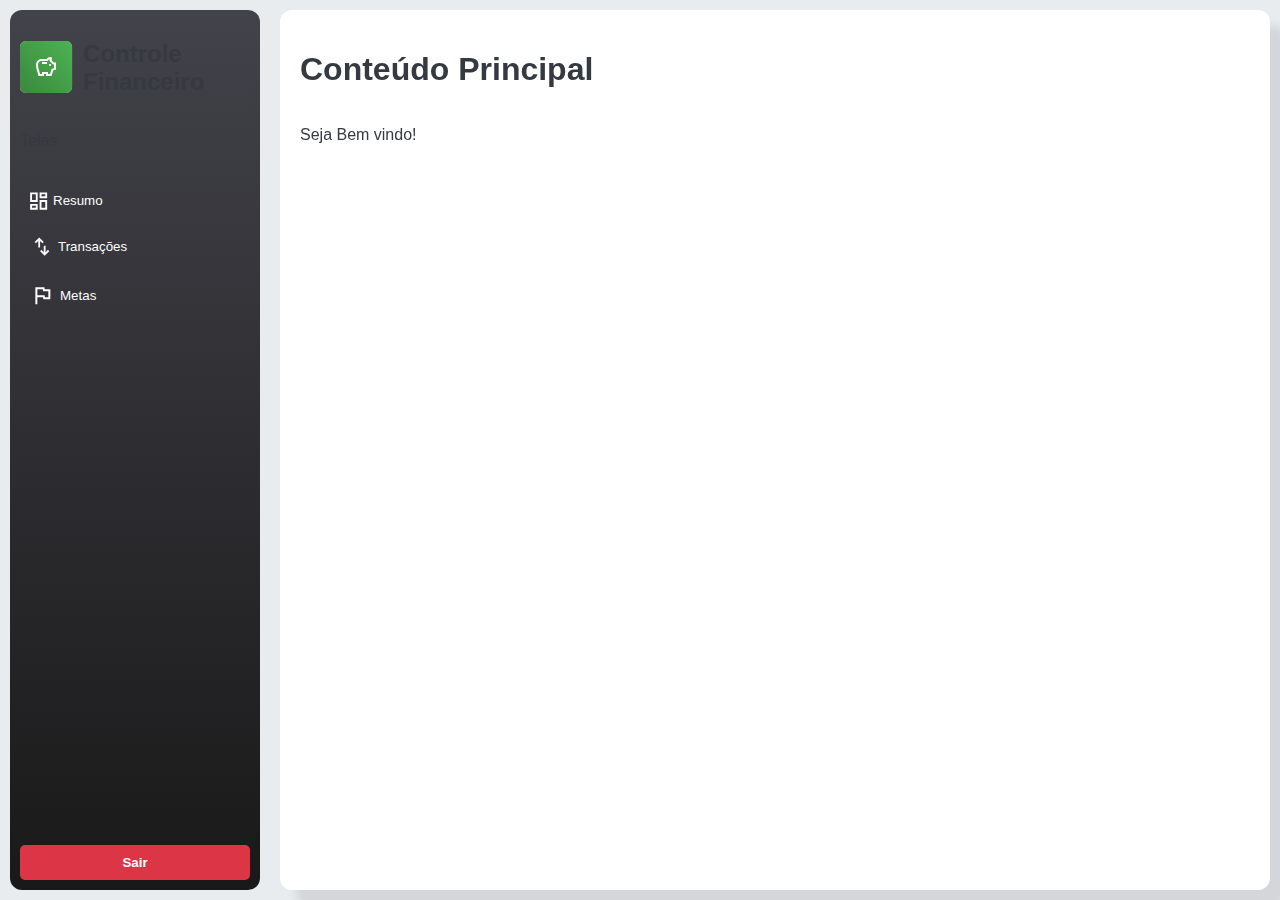
<file: src/pages/dashboard/index.html>
<!DOCTYPE html>
<html lang="pt-BR">
  <head>
    <meta charset="UTF-8" />
    <meta name="viewport" content="width=device-width, initial-scale=1.0" />
    <title>Dashboard</title>
    <link rel="stylesheet" href="../Styles/dashboard/Dashboard.css" />
    
  </head>
  <body>
    <aside id="Sidebar">
      <label>
        <img src="../../assets/icons/PigIcon.svg" />
        <h2>Controle Financeiro</h2>
      </label>
      <p>Telas</p>
      <ul class="button-list">
        <li>
          <button id="resumoBtn" class="menu-btn"><img src="../../assets/icons/Square.svg" />Resumo</button>
        </li>
        <li>
          <button id="transacoesBtn" class="menu-btn"><img src="../../assets/icons/Swap.svg" />Transações</button>
        </li>
        <li>
          <button id="metasBtn" class="menu-btn">
            <img src="../../assets/icons/Flag.svg" />Metas
          </button>
        </li>
      </ul>
      <button class="exit-button">Sair</button>
    </aside>
    <main id="Main">
      <section id="conteudoPrincipal">
        <header>
          <h1>Conteúdo Principal</h1>
          <button class="menu" onclick="openNav()">
            <img src="../../assets/icons/Menu.svg" />
          </button>
        </header>
        <p>Seja Bem vindo!</p>
      </section>
      <!-- Seção para Resumo -->
      <section id="resumoSection" class="content-section hidden">
        <!-- Conteúdo do Resumo -->
        <header>
          <h2>Resumo</h2>
        </header>
      </section>
       <!-- Seção para Transações -->
  <section id="transacoesSection" class="content-section hidden">
    <!-- Conteúdo para transações -->
    <header>
      <h2>Minhas Transações</h2>
      <div>
        <button class="transacao-button receita">Receita</button>
        <button class="transacao-button despesa">Despesa</button>
      </div>
    </header>
  </section>
<!-- Seção para Metas -->
  <section id="metasSection" class="content-section hidden">
    <!-- Conteúdo das Metas -->
    <header>
      <h2>Metas</h2>
    </header>
  </section>
    </main>
    <script src="../Scripts/dashboard/menu.js"></script> 
  </body>
</html>
</file>
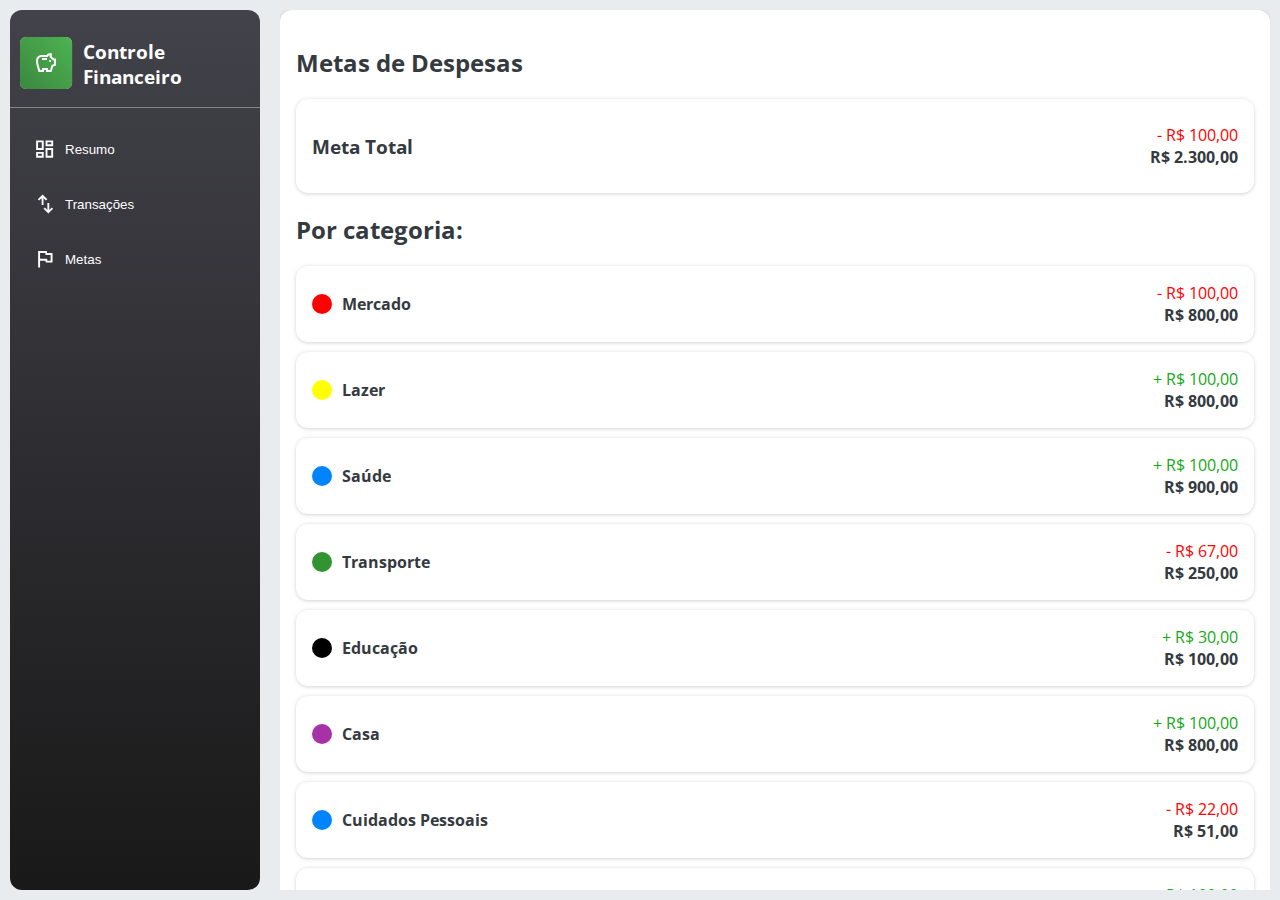
<file: src/pages/metas/index.html>
<!DOCTYPE html>
<html lang="pt-BR">
  <head>
    <meta charset="UTF-8" />
    <meta name="viewport" content="width=device-width, initial-scale=1.0" />
    <title>Metas</title>
    <link rel="stylesheet" href="/src/pages/Styles/dashboard/Dashboard.css" />
    <link rel="preconnect" href="https://fonts.googleapis.com" />
    <link rel="preconnect" href="https://fonts.gstatic.com" crossorigin />
    <link
      href="https://fonts.googleapis.com/css2?family=Open+Sans:ital,wght@0,300..800;1,300..800&display=swap"
      rel="stylesheet"
    />
    <link rel="stylesheet" href="/src/pages/metas/style.css" />
    <style>
      .active-link{
         background-color: green;
      }
     </style>
  </head>
  <body>
    <div id="sidebarContainer" style="display: flex"></div>
    <div class="page">
      <div class="card relative">
        <div class="header-row">
          <h2>Metas de Despesas</h2>
        </div>
        <div class="card-line relative">
          <h3>Meta Total</h3>
          <div class="text-right">
            <span class="text-red">- R$ 100,00</span>
            <span class="text-bold">R$ 2.300,00</span>
          </div>
        </div>
        <div class="header-row">
          <h2>Por categoria:</h2>
        </div>
        <div class="card-line relative mb-10">
          <div class="circle bg-red"></div>
          <span class="text-bold">Mercado</span>
          <div class="text-right">
            <span class="text-red">- R$ 100,00</span>
            <span class="text-bold">R$ 800,00</span>
          </div>
        </div>
        <div class="card-line relative mb-10">
          <div class="circle bg-yellow"></div>
          <span class="text-bold">Lazer</span>
          <div class="text-right">
            <span class="text-green">+ R$ 100,00</span>
            <span class="text-bold">R$ 800,00</span>
          </div>
        </div>
        <div class="card-line relative mb-10">
          <div class="circle bg-blue"></div>
          <span class="text-bold">Saúde</span>
          <div class="text-right">
            <span class="text-green">+ R$ 100,00</span>
            <span class="text-bold">R$ 900,00</span>
          </div>
        </div>
        <div class="card-line relative mb-10">
          <div class="circle bg-green"></div>
          <span class="text-bold">Transporte</span>
          <div class="text-right">
            <span class="text-red">- R$ 67,00</span>
            <span class="text-bold">R$ 250,00</span>
          </div>
        </div>
        <div class="card-line relative mb-10">
          <div class="circle bg-black"></div>
          <span class="text-bold">Educação</span>
          <div class="text-right">
            <span class="text-green">+ R$ 30,00</span>
            <span class="text-bold">R$ 100,00</span>
          </div>
        </div>
        <div class="card-line relative mb-10">
          <div class="circle bg-purple"></div>
          <span class="text-bold">Casa</span>
          <div class="text-right">
            <span class="text-green">+ R$ 100,00</span>
            <span class="text-bold">R$ 800,00</span>
          </div>
        </div>
        <div class="card-line relative mb-10">
          <div class="circle bg-blue"></div>
          <span class="text-bold">Cuidados Pessoais</span>
          <div class="text-right">
            <span class="text-red">- R$ 22,00</span>
            <span class="text-bold">R$ 51,00</span>
          </div>
        </div>
        <div class="card-line relative mb-10">
          <div class="circle bg-pink"></div>
          <span class="text-bold">Viagem</span>
          <div class="text-right">
            <span class="text-green">+ R$ 100,00</span>
            <span class="text-bold">R$ 300,00</span>
          </div>
        </div>
      </div>
    </div>
    <script src="/src/pages/Scripts/components/sidebar.js"></script>
    <script src="/src/pages/Scripts/dashboard/menu.js"></script>
  </body>
</html>
</file>
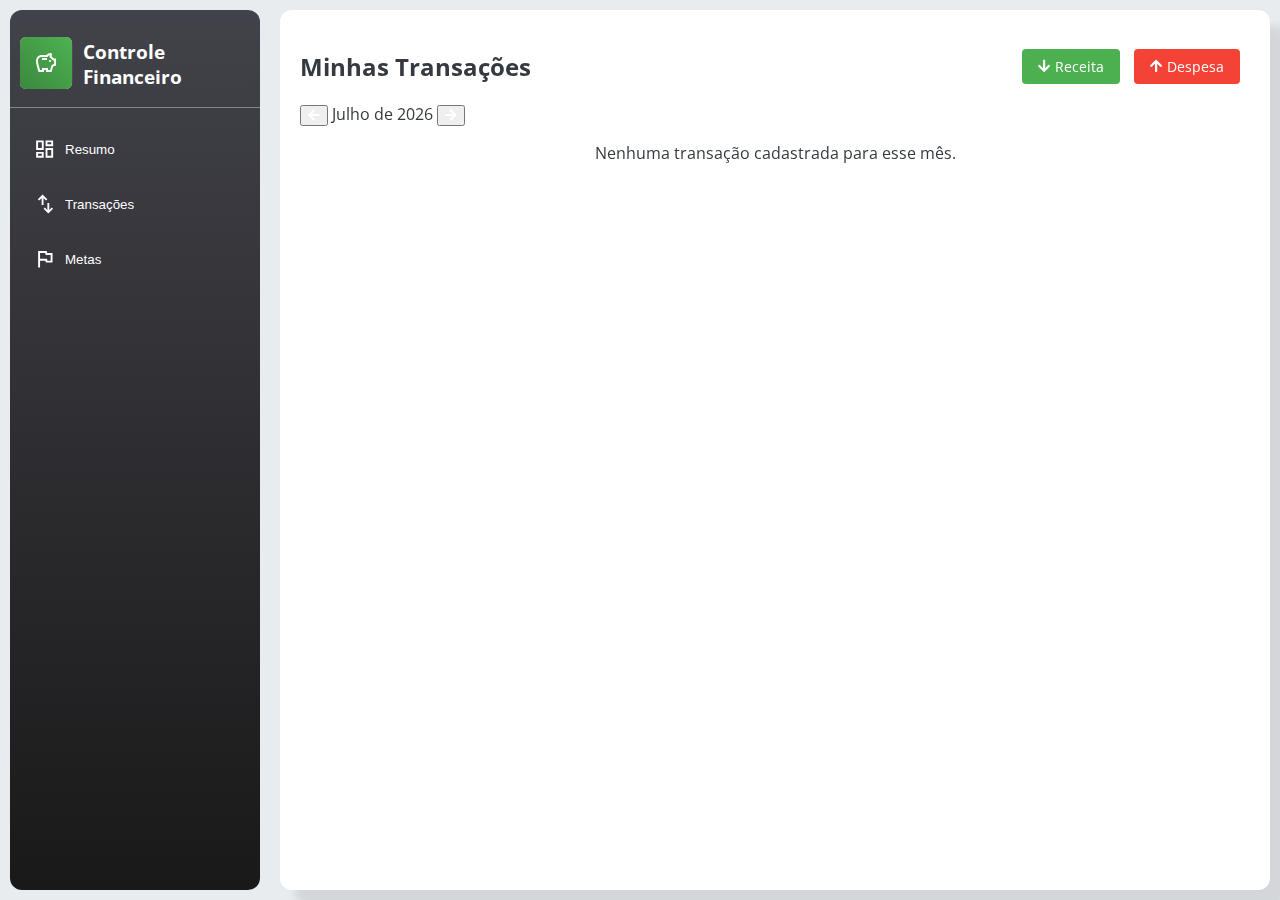
<file: src/pages/transacoes/index.html>
<!DOCTYPE html>
<html lang="pt-BR">
<head>
    <meta charset="UTF-8"/>
    <meta name="viewport" content="width=device-width, initial-scale=1.0"/>
    <title>Transações</title>
    <link rel="stylesheet" href="/src/pages/Styles/dashboard/Dashboard.css"/>
    <link rel="preconnect" href="https://fonts.googleapis.com"/>
    <link rel="preconnect" href="https://fonts.gstatic.com" crossorigin/>
    <link
            href="https://fonts.googleapis.com/css2?family=Open+Sans:ital,wght@0,300..800;1,300..800&display=swap"
            rel="stylesheet"
    />
    <link
            rel="stylesheet"
            href="https://cdnjs.cloudflare.com/ajax/libs/font-awesome/5.15.3/css/all.min.css"
    />
    <link rel="stylesheet" href="/src/pages/transacoes/transacoes.css"/>
</head>

<body>
<div id="sidebarContainer" style="display: flex"></div>
<main id="Main">
    <!-- Seção para Transações -->
    <section id="transacoesSection" class="content-section">
        <header>
            <h2>Minhas Transações</h2>
            <div class="actions-wrapper">
                <button
                        class="transacao-button receita"
                        onclick="showModal('addIncomeModal')"
                >
                    <i class="fas fa-arrow-down"></i> Receita
                </button>
                <button
                        class="transacao-button despesa"
                        onclick="showModal('addExpenseModal')"
                >
                    <i class="fas fa-arrow-up"></i> Despesa
                </button>
            </div>
        </header>
        <div id="monthYearWrapper">
            <button onclick="changeMonthYear(-1)">
                <i class="fas fa-arrow-left"></i>
            </button>
            <span id="monthYear"></span>
            <button onclick="changeMonthYear(1)">
                <i class="fas fa-arrow-right"></i>
            </button>
        </div>
        <div id="transactionAlerts"></div>
        <div id="transactionsList"></div>
        <div id="resultWrapper">
            <span class="total">Total do mês</span>
            <span id="monthResult">+ R$ 128,00</span>
        </div>
    </section>
</main>

<!-- Modais -->
<!-- Modal Adicionar Receita -->
<div id="addIncomeModal" class="modal hidden">
    <div class="modal-content">
        <span class="close" onclick="hideModal('addIncomeModal')">&times;</span>
        <h2>Adicionar Receita</h2>
        <label for="incomeDescription">Descrição:</label>
        <input type="text" id="incomeDescription" placeholder="Descrição"/>
        <label for="incomeValue">Valor:</label>
        <input type="number" id="incomeValue" placeholder="Valor"/>
        <label for="incomeDate">Data de pagamento:</label>
        <input type="date" id="incomeDate" placeholder="Data de pagamento"/>
        <label for="incomeCategory">Categoria:</label>
        <select id="incomeCategory">
            <option value="Salário">Salário</option>
            <option value="Investimentos">Investimentos</option>
        </select>
        <label for="incomeWasPaid">Está pago?</label>
        <input type="checkbox" id="incomeWasPaid"/>
        <div class="modal-actions">
            <button
                    class="modal-button close"
                    onclick="hideModal('addIncomeModal')"
            >
                Fechar
            </button>
            <button class="modal-button add" onclick="addIncome()">
                Adicionar
            </button>
        </div>
    </div>
</div>

<!-- Modal Editar Receita -->
<div id="editIncomeModal" class="modal hidden">
    <div class="modal-content">
        <span class="close" onclick="hideModal('editIncomeModal')"
        >&times;</span
        >
        <h2>Editar Receita</h2>
        <label for="editIncomeDescription">Descrição:</label>
        <input type="text" id="editIncomeDescription" placeholder="Descrição"/>
        <label for="editIncomeValue">Valor:</label>
        <input type="number" id="editIncomeValue" placeholder="Valor"/>
        <label for="editIncomeDate">Data de pagamento:</label>
        <input
                type="date"
                id="editIncomeDate"
                placeholder="Data de pagamento"
        />
        <label for="editIncomeCategory">Categoria:</label>
        <select id="editIncomeCategory">
            <option value="Salário">Salário</option>
            <option value="Investimentos">Investimentos</option>
        </select>
        <input type="hidden" id="editIncomeId"/>
        <label for="editIncomeWasPaid">Está pago?</label>
        <input type="checkbox" id="editIncomeWasPaid"/>
        <div class="modal-actions">
            <button class="modal-button save" onclick="saveEditedTransaction()">
                Salvar
            </button>
            <button
                    class="modal-button close"
                    onclick="hideModal('editIncomeModal')"
            >
                Fechar
            </button>
        </div>
    </div>
</div>

<!-- Modal Adicionar Despesa -->
<div id="addExpenseModal" class="modal hidden">
    <div class="modal-content">
        <span class="close" onclick="hideModal('addExpenseModal')"
        >&times;</span
        >
        <h2>Adicionar Despesa</h2>
        <label for="expenseDescription">Descrição:</label>
        <input type="text" id="expenseDescription" placeholder="Descrição"/>
        <label for="expenseValue">Valor:</label>
        <input type="number" id="expenseValue" placeholder="Valor"/>
        <label for="expenseDate">Data de pagamento:</label>
        <input type="date" id="expenseDate" placeholder="Data de pagamento"/>
        <label for="expenseCategory">Categoria:</label>
        <select id="expenseCategory">
            <option value="Mercado">Mercado</option>
            <option value="Transporte">Transporte</option>
            <option value="Aluguel">Aluguel</option>
            <option value="Cuidados Pessoais">Cuidados Pessoais</option>
            <option value="Educacão">Educação</option>
            <option value="Compras">Compras</option>
            <option value="Lazer">Lazer</option>
            <option value="Saúde">Saúde</option>
            <option value="Casa">Casa</option>
            <option value="Viagem">Viagem</option>
        </select>
        <label for="expenseWasPaid">Está pago?</label>
        <input type="checkbox" id="expenseWasPaid"/>
        <div class="modal-actions">
            <button
                    class="modal-button close"
                    onclick="hideModal('addExpenseModal')"
            >
                Fechar
            </button>
            <button class="modal-button add" onclick="addExpense()">
                Adicionar
            </button>
        </div>
    </div>
</div>

<!-- Modal Editar Despesa -->
<div id="editExpenseModal" class="modal hidden">
    <div class="modal-content">
        <span class="close" onclick="hideModal('editExpenseModal')"
        >&times;</span
        >
        <h2>Editar Despesa</h2>
        <label for="editExpenseDescription">Descrição:</label>
        <input
                type="text"
                id="editExpenseDescription"
                placeholder="Descrição"
        />
        <label for="editExpenseValue">Valor:</label>
        <input type="number" id="editExpenseValue" placeholder="Valor"/>
        <label for="editExpenseDate">Data de pagamento:</label>
        <input
                type="date"
                id="editExpenseDate"
                placeholder="Data de pagamento"
        />
        <label for="editExpenseCategory">Categoria:</label>
        <select id="editExpenseCategory">
            <option value="Mercado">Mercado</option>
            <option value="Transporte">Transporte</option>
            <option value="Aluguel">Aluguel</option>
            <option value="Cuidados Pessoais">Cuidados Pessoais</option>
            <option value="Educação">Educação</option>
            <option value="Compras">Compras</option>
            <option value="Lazer">Lazer</option>
            <option value="Saúde">Saúde</option>
            <option value="Casa">Casa</option>
            <option value="Viagem">Viagem</option>
        </select>
        <input type="hidden" id="editExpenseId"/>
        <label for="editExpenseWasPaid">Está pago?</label>
        <input type="checkbox" id="editExpenseWasPaid"/>
        <div class="modal-actions">
            <button class="modal-button save" onclick="saveEditedTransaction()">
                Salvar
            </button>
            <button
                    class="modal-button close"
                    onclick="hideModal('editExpenseModal')"
            >
                Fechar
            </button>
        </div>
    </div>
</div>

<!-- Modal Confirmar Remoção -->
<div id="confirmRemovalModal" class="modal hidden">
    <div class="modal-content">
        <span class="close" onclick="hideModal('confirmRemovalModal')"
        >&times;</span
        >
        <h2>Confirmar Remoção</h2>
        <p id="removalConfirmationText"></p>
        <button
                class="modal-button confirm"
                onclick="deleteConfirmedTransaction()"
        >
            Confirmar
        </button>
        <button
                class="modal-button close"
                onclick="hideModal('confirmRemovalModal')"
        >
            Cancelar
        </button>
    </div>
</div>
<script src="/src/pages/Scripts/components/sidebar.js"></script>
<script src="/src/pages/Scripts/dashboard/menu.js"></script>
<script src="/src/pages/transacoes/transacoes.js"></script>
</body>
</html>
</file>
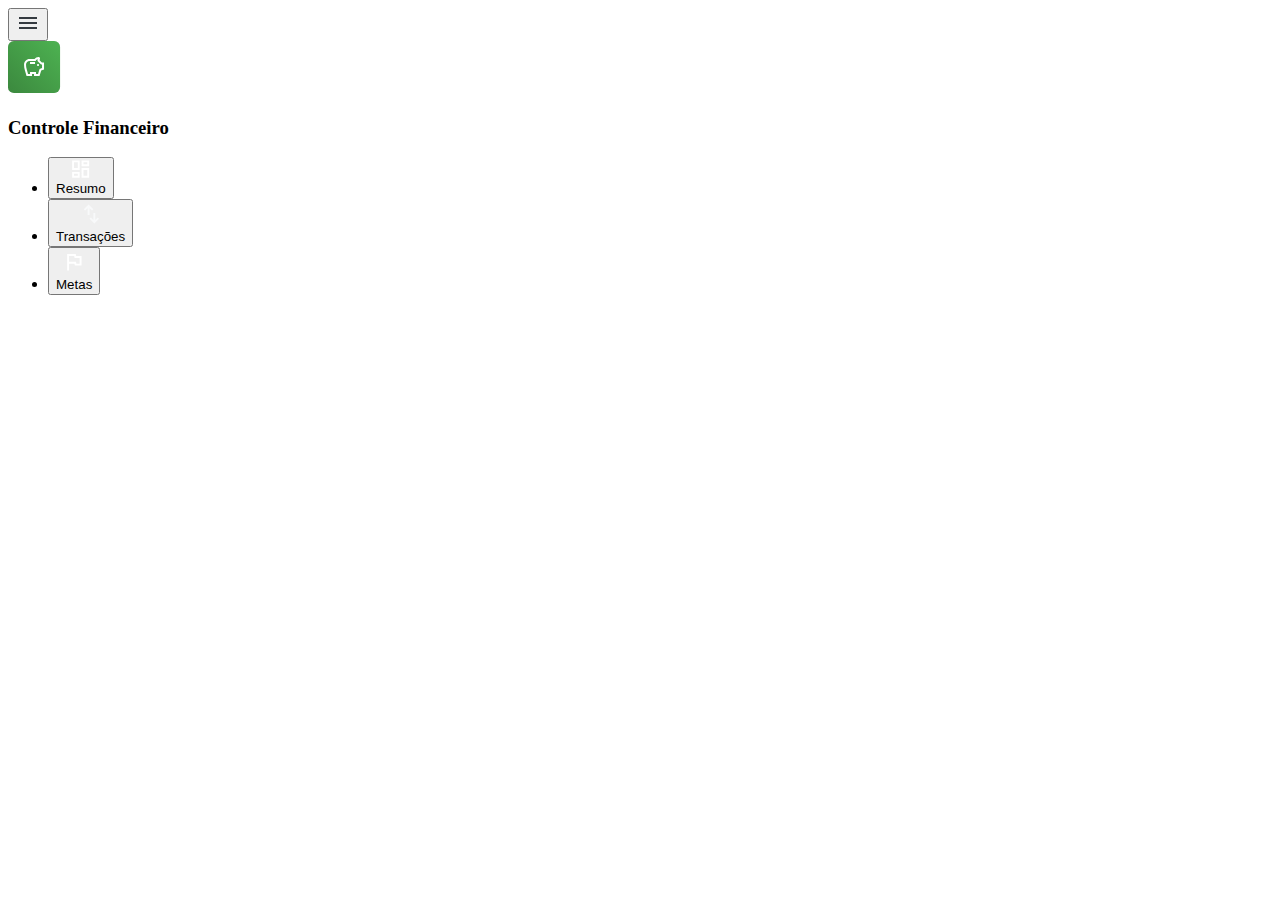
<file: src/pages/components/sidebar.html>
<!DOCTYPE html>

<button class="menu" onclick="openNav()">
    <img src="/src/assets/icons/Menu.svg"/>
</button>
<aside id="Sidebar">
    <label>
        <img src="/src/assets/icons/PigIcon.svg" alt="App logo"/>
        <h3>Controle Financeiro</h3>
    </label>
    <div class="h-divider"></div>
    <ul class="button-list">
        <li>
            <a href="/src/pages/dashboard">
                <button id="resumoBtn" class="menu-btn">
                    <div class="sidebar__icon-wrapper">
                        <img src="/src/assets/icons/Square.svg" width="18px" height="18px"/>
                    </div>
                    Resumo
                </button>
            </a>
        </li>
        <li>
            <a href="/src/pages/transacoes">
                <button id="transacoesBtn" class="menu-btn">
                    <div class="sidebar__icon-wrapper">
                        <img src="/src/assets/icons/Swap.svg" width="24px" height="24px"/>
                    </div>
                    Transações
                </button>
            </a>
        </li>
        <li>
            <a href="/src/pages/metas">
                <button id="metasBtn" class="menu-btn">
                    <div class="sidebar__icon-wrapper">
                        <img src="/src/assets/icons/Flag.svg" width="24px" height="24px"/>
                    </div>
                    Metas
                </button>
            </a>
        </li>
    </ul>
</aside>
</file>
<file: src/pages/Styles/dashboard/Dashboard.css>
* {
    box-sizing: border-box;
    color: #343A40;
}

html, body {
    border: 0;
    margin: 0;
    padding: 0;
    height: 100vh;
    width: 100vw;
    overflow-y: hidden;
    overflow-x: hidden;
}

i.fas {
    color: white;
}

/* Estilo do corpo da pagina */
body {
    padding: 10px;
    background-color: #e9ecef;
    font-family: "Open Sans", sans-serif;
    display: flex;
}

/* Estilos para o conteúdo principal */
main {
    flex: 1;
    max-width: 100%;
    padding: 20px;
    overflow: hidden;
    background-color: #ffff;
    border-radius: 12px;
    filter: drop-shadow(rgba(0, 0, 0, 0.09) 1rem 1rem 4px);
}

main header {
    gap: 10px;
    display: flex;
    align-items: center;
    justify-content: space-between;
}

body .menu {
    display: none;
    border: none;
    outline: none;
}

/* Estilos para a barra lateral */
aside {
    width: 250px;
    margin-right: 20px;
    color: #ffff;
    background: linear-gradient(#42424a, #191919);
    padding: 10px;
    border-radius: 12px;
    display: flex;
    flex-direction: column;
}

#Sidebar {
    top: 12px;
    bottom: 12px;
}

#Sidebar a {
    color: #fff;
    text-decoration: none;
}

#Sidebar h3 {
    color: #fff;
}

aside label {
    gap: 10px;
    display: flex;
    align-items: center;
}

.relative {
    position: relative;
}

.invert-x {
    transform: scaleX(-1);
}

.h-divider {
    width: calc(100% + 20px);
    margin-left: -10px;
    border-bottom: 1px solid #ccc;
    opacity: 0.5;
}

/* Estilos para a lista de botões */
.button-list {
    list-style-type: none;
    padding: 0;
}

.button-list li {
    margin-bottom: 5px;
}

.sidebar__icon-wrapper {
    width: 30px;
    height: 30px;
    display: flex;
    justify-content: center;
    align-items: center;
}

.sidebar__logout-a {
    margin-top: auto;
}

.button-list li button {
    width: 100%;
    padding: 10px;
    gap: 5px;
    border: none;
    background-color: #08080800;
    color: #fff;
    border-radius: 5px;
    cursor: pointer;
    display: flex;
    align-items: center;
}

.button-list li button:hover {
    background-color: #08080850;
}

/* Estilos específicos para o botão Selecionado */
.button-list .green-button {
    background-color: #4caf50;
    color: #fff;
}

.button-list .green-button:hover {
    background-color: #388e3c;
}

.exit-button {
    margin-top: auto;
    width: 100%;
    padding: 10px;
    border: none;
    background-color: #dc3545;
    color: #fff;
    border-radius: 5px;
    cursor: pointer;
    font-family: "Open Sans", sans-serif;
    font-weight: bold;
}

.exit-button:hover {
    background-color: #bd2130;
}

/* Estilos para telas menores (mobile) */
@media screen and (max-width: 768px) {
    aside {
        position: fixed;
        display: none;
        z-index: 1;
    }

    main {
        flex: 1; /* Expandindo o conteúdo principal para ocupar todo o espaço disponível :D */
    }

    body .menu {
        display: flex;
        border: none;
        background-color: #ffffff00;
        align-self: flex-end;
    }

    #sidebarContainer {
        flex-direction: column;
    }

    aside.visible {
        display: flex;
    }

    body {
        flex-direction: column;
        display: flex;
        gap: 12px;
    }
}

.hidden {
    display: none;
}

input[type="text"], input[type="number"], input[type="date"], select {
    width: 100%;
    padding: 10px;
    margin-top: 8px;
    box-sizing: border-box;
}

:root {
    --primary-color: #E91E63;
    --success-color: #4CAF50;
    --secondary-color: #7B809A;
    --info-color: #03A9F4;
}
</file>
<file: src/pages/metas/style.css>
.header-row {
    display: flex;
    justify-content: space-between;
}

.date-row {
    display: flex;
    gap: 10px;
    align-items: center;
}

.date-row span {
    font-family: "Open Sans", sans-serif;
    font-weight: 600;
    font-size: 18px;
}

.date-btn {
    border: none;
    outline: none;
    background-color: transparent;
    cursor: pointer;
    margin-bottom: -4px;
}

.summary-cards {
    width: 100%;
    display: flex;
    justify-content: space-between;
    padding: 40px 2px 10px;
    gap: 12px;
    overflow-x: auto;
    overflow-y: visible;
}

.summary-cards > .card {
    flex: 1;
    min-width: 200px;
    max-width: 400px;
}

.chart-container {
    justify-content: center;
    width: min-content;
    margin-left: auto;
    margin-right: auto;
}

.text {
    font-family: "Open Sans", sans-serif;
}

.text.center {
    text-align: center;
}

.text.light {
    font-weight: 300;
}

.text.extra-bold {
    font-weight: 800;
}

.text.right {
    text-align: right;
}

.text.md {
    font-size: 16px;
}

.text.sm {
    font-size: 12px;
}

.page {
    flex-grow: 1;
    overflow-x: hidden;
}

.icon-bg {
    width: 60px;
    height: 60px;
    position: absolute;
    left: 20px;
    top: -40px;
    border-radius: 12px;
    display: flex;
    align-items: center;
    justify-content: center;
}

.summary-card-title {
    font-size: 14px;
    margin-top: 8px;
}

.icon-bg.green {
    background: rgb(76,175,80);
    background: linear-gradient(225deg, rgba(76,175,80,1) 0%, rgba(32,73,33,1) 100%);
}

.icon-bg.blue {
    background: rgb(76,104,175);
    background: linear-gradient(55deg, rgba(76,104,175,1) 0%, rgba(80,124,235,1) 100%);
}

.icon-bg.orange {
    background: rgb(211,114,84);
    background: linear-gradient(14deg, rgba(211,114,84,1) 0%, rgba(221,215,84,1) 100%);
}

.mt-4 {
    margin-top: 4px;
}

.mt-24 {
    margin-top: 24px;
}

.mb-10 {
    margin-bottom: 10px;
}

.gap-8 {
    gap: 8px;
}

.hor-chart-desc {
    font-family: "Open Sans", sans-serif;
    font-size: 12px;
    font-weight: 300;
    width: 60px;
}

.chart-space {
    position: relative;
    height: 250px;
    padding-left: 10px;
}

.chart-space-positive {
    height: 170px;
    display: flex;
    flex-direction: column;
    align-items: center;
    justify-content: flex-end;
}

.vert-chart-bar {
    width: 40px;
}

.hor-chart-bar {
    height: 40px;
}

.items-center {
    align-items: center;
}

/* Temp */
.incomings-chart-bar {
    width: 80%;
}

.expenses-chart-bar {
    width: 70%;
}
/* Temp */

.zero-line-chart {
    position: absolute;
    top: 125px;
    width: 100%;
    height: 1px;
    background-color: #ccc;
}

.card-title {
    font-size: 18px;
    font-weight: 600;
    margin-bottom: 8px;
    margin-top: 0px;
}

.overflow-x {
    overflow-x: auto;
}

.w-full {
    width: 100%;
}

.chart-value {
    font-size: 12px;
    font-weight: 800;
    left: 0;
    right: 0;
    text-align: center;
}

.flex {
    display: flex;
}

.shrink-1 {
    flex-shrink: 1;
}

.flex-col {
    flex-direction: column;
}

.flex-1 {
    display: flex;
    flex: 1;
}

.absolute {
    position: absolute;
}

.bg-info {
    background-color: var(--info-color);
}

.bg-green {
    background-color: var(--success-color);
}

.bg-primary {
    background-color: var(--primary-color);
}

.circle {
    width: 20px;
    height: 20px;
    border-radius: 50%;
    margin-right: 10px; /* Espaço entre o círculo e o texto */
  }

  .card {
    display: flex;
    flex-direction: column;
    background-color: #fff;
    padding: 16px;
    border-radius: 12px;
    box-shadow: 0 0 4px 0 rgba(0, 0, 0, 0.12), 0 2px 4px -1px rgba(0, 0, 0, 0.1);
}

  .card-line {
    display: flex;
    background-color: #fff;
    padding: 16px;
    align-items: center;
    border-radius: 12px;
    box-shadow: 0 0 4px 0 rgba(0, 0, 0, 0.12), 0 2px 4px -1px rgba(0, 0, 0, 0.1);
}

  .bg-red {
    background-color: red;
  }

  .bg-yellow {
    background-color: yellow;
  }
  
  .bg-orange {
    background-color: orange;
  }

  .bg-blue {
    background-color: rgb(0, 132, 255);
  }

  .bg-green {
    background-color: rgb(49, 148, 49);
  }

  .bg-black {
    background-color: black;
  }

  .bg-purple {
    background-color: rgb(167, 49, 167);
  }

  .bg-pink {
    background-color: rgb(204, 66, 89);
  }

  .text-right {
    margin-left: auto;
    text-align: right;
  }

  .text-right span {
    display: block;
  }

  .text-green {
    color: rgb(21, 167, 21);
}
  .text-red {
    color: red;
}

.text-bold {
    font-weight: bold;
}
</file>
<file: src/pages/transacoes/transacoes.css>
.transacao-button {
    display: inline-flex;
    align-items: center;
    justify-content: center;
    padding: 8px 16px;
    border: none;
    border-radius: 4px;
    color: white;
    cursor: pointer;
    transition: background-color 0.3s, box-shadow 0.3s;
    font-family: 'Open Sans', sans-serif;
    font-size: 14px;
    margin-right: 10px;
}

.transacao-button.receita {
    background-color: #4CAF50;
}

.transacao-button.despesa {
    background-color: #F44336;
}

.transacao-button i {
    margin-right: 5px;
    /* Espaço entre o ícone e o texto */
}

.transacao-button:hover {
    box-shadow: 0 4px 8px rgba(0, 0, 0, 0.1);
}


.modal {
    display: none;
    position: fixed;
    z-index: 1;
    left: 0;
    top: 0;
    width: 100%;
    height: 100%;
    overflow: auto;
    background-color: rgb(0, 0, 0);
    background-color: rgba(0, 0, 0, 0.4);
}


.modal-content {
    background-color: #fefefe;
    margin: 15% auto;
    padding: 20px;
    border: 1px solid #888;
    width: 30%;
    padding-bottom: 40px;
}

.close {
    color: #aaa;
    float: right;
    font-size: 28px;
    font-weight: bold;
}

.close:hover,
.close:focus {
    color: black;
    text-decoration: none;
    cursor: pointer;
}

.modal-button {
    padding: 8px 16px;
    font-size: 14px;
    font-weight: bold;
    text-transform: uppercase;
    color: #fff;
    border: none;
    border-radius: 4px;
    cursor: pointer;
    outline: none;
    transition: background-color 0.3s ease-in-out, box-shadow 0.3s ease-in-out;
    margin-top: 20px;
}

.modal-button.close {
    background-color: #6c757d;
}

.modal-button.close:hover {
    background-color: #5a6268;
    box-shadow: 0 4px 8px rgba(0, 0, 0, 0.1);
}

.modal-button.add,
.modal-button.confirm,
.modal-button.save {
    background-color: #28a745;
}

.modal-button.add:hover,
.modal-button.confirm:hover,
.modal-button.save:hover {
    background-color: #218838;
    box-shadow: 0 4px 8px rgba(0, 0, 0, 0.1);
}


.transaction-item {
    display: grid;
    grid-template-columns: 1fr 3fr 1fr 1fr 2fr 1fr;
    gap: 10px;
    align-items: center;
    border-radius: 8px;
    padding: 10px;
    margin-bottom: 10px;
    transition: background-color 0.2s ease-in-out;
}


.transaction-type,
.transaction-description,
.transaction-value,
.transaction-date,
.transaction-category {
    overflow: hidden;
    white-space: nowrap;
    text-overflow: ellipsis;
}

.transaction-actions {
    display: flex;
    justify-content: flex-end;
    gap: 10px;
}

.transaction-actions button.edit {
    background-color: #2196F3;
    color: white;
}

.transaction-actions button.remove {
    background-color: #f44336;
    color: white;
}

.transaction-actions button {
    display: flex;
    align-items: center;
    justify-content: center;
    padding: 8px 16px;
    font-size: 14px;
    border: none;
    border-radius: 4px;
    cursor: pointer;
    transition: background-color 0.3s, box-shadow 0.3s;
    text-transform: none;
}

.transaction-actions button i {
    margin-right: 5px;
}

.transaction-actions button:hover {
    box-shadow: 0 4px 8px rgba(0, 0, 0, 0.1);
}

.transaction-actions button:focus {
    outline: none;
    box-shadow: 0 0 0 3px rgba(255, 255, 255, 0.5);
}


#transactionsList .transaction-item.income {
    background-color: #cefcd9;
}

#transactionsList .transaction-item.expense {
    background-color: #f7ccd0;
}
</file>
